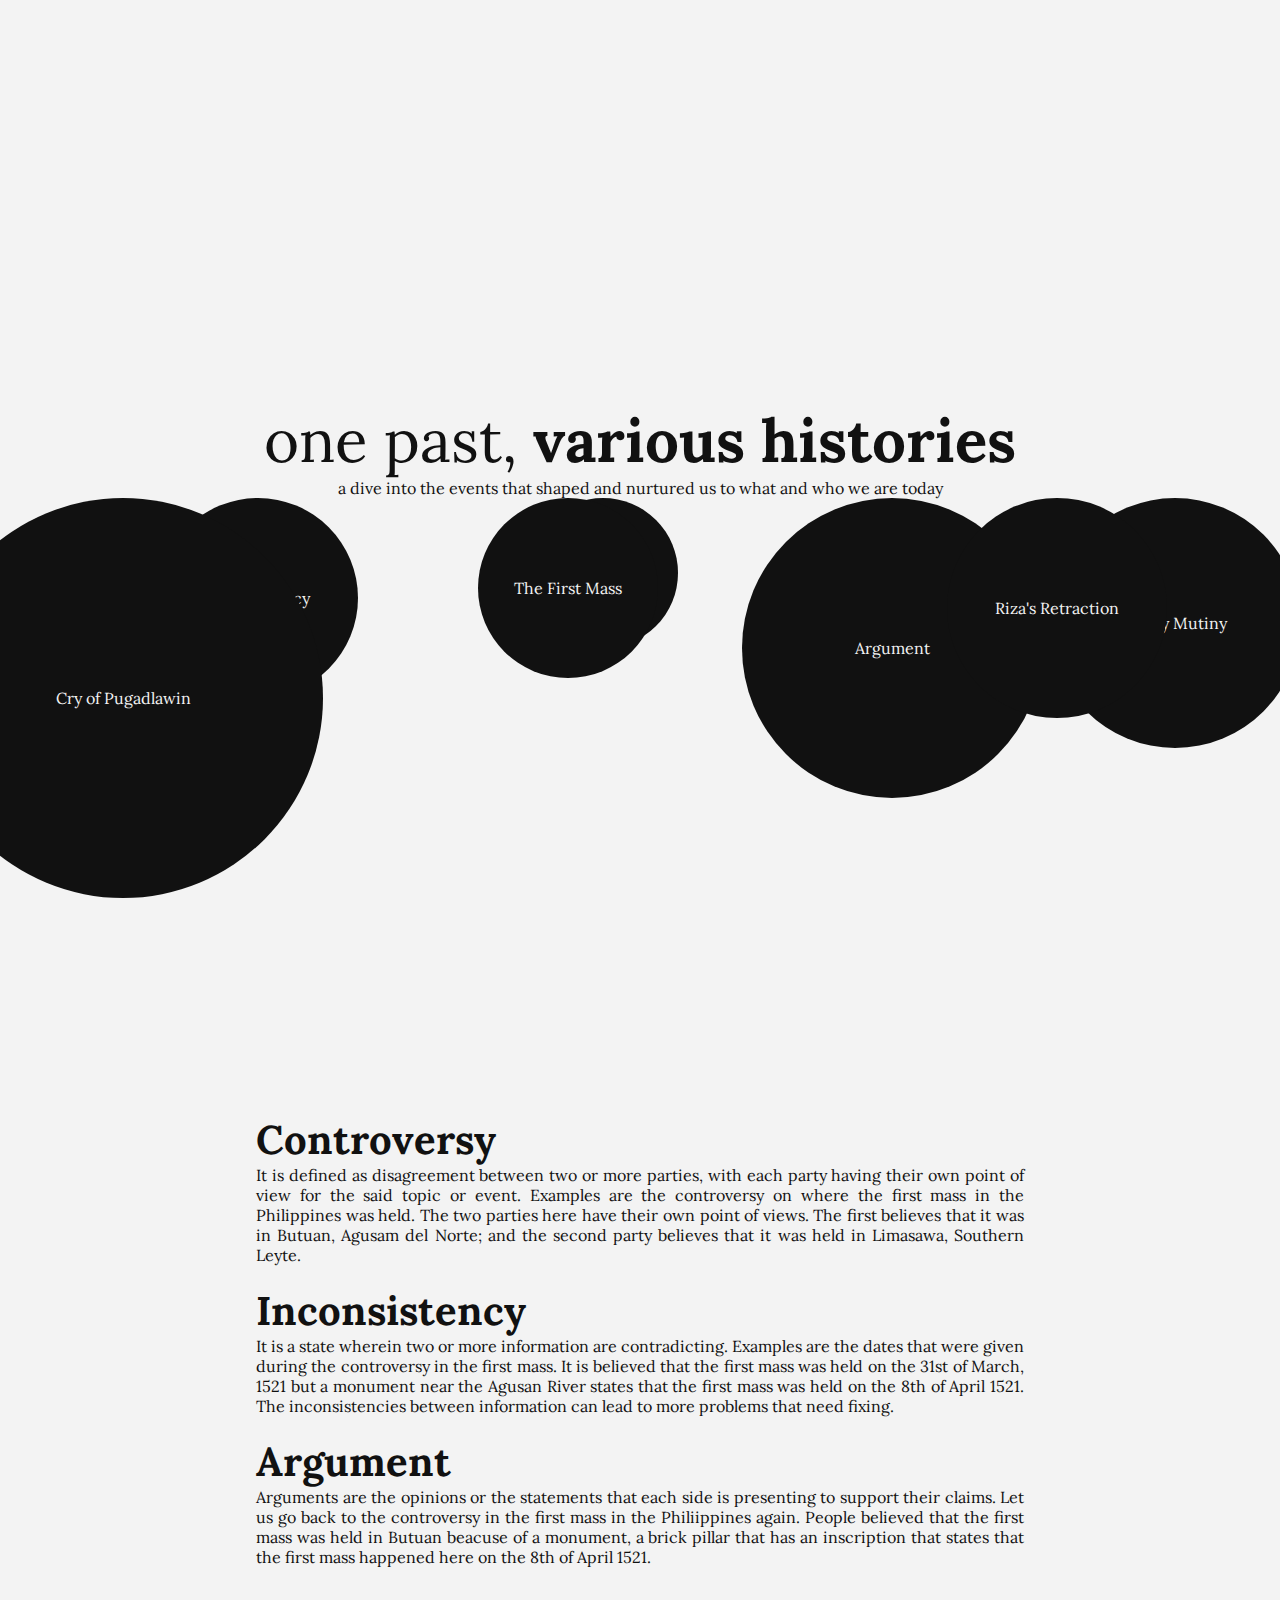
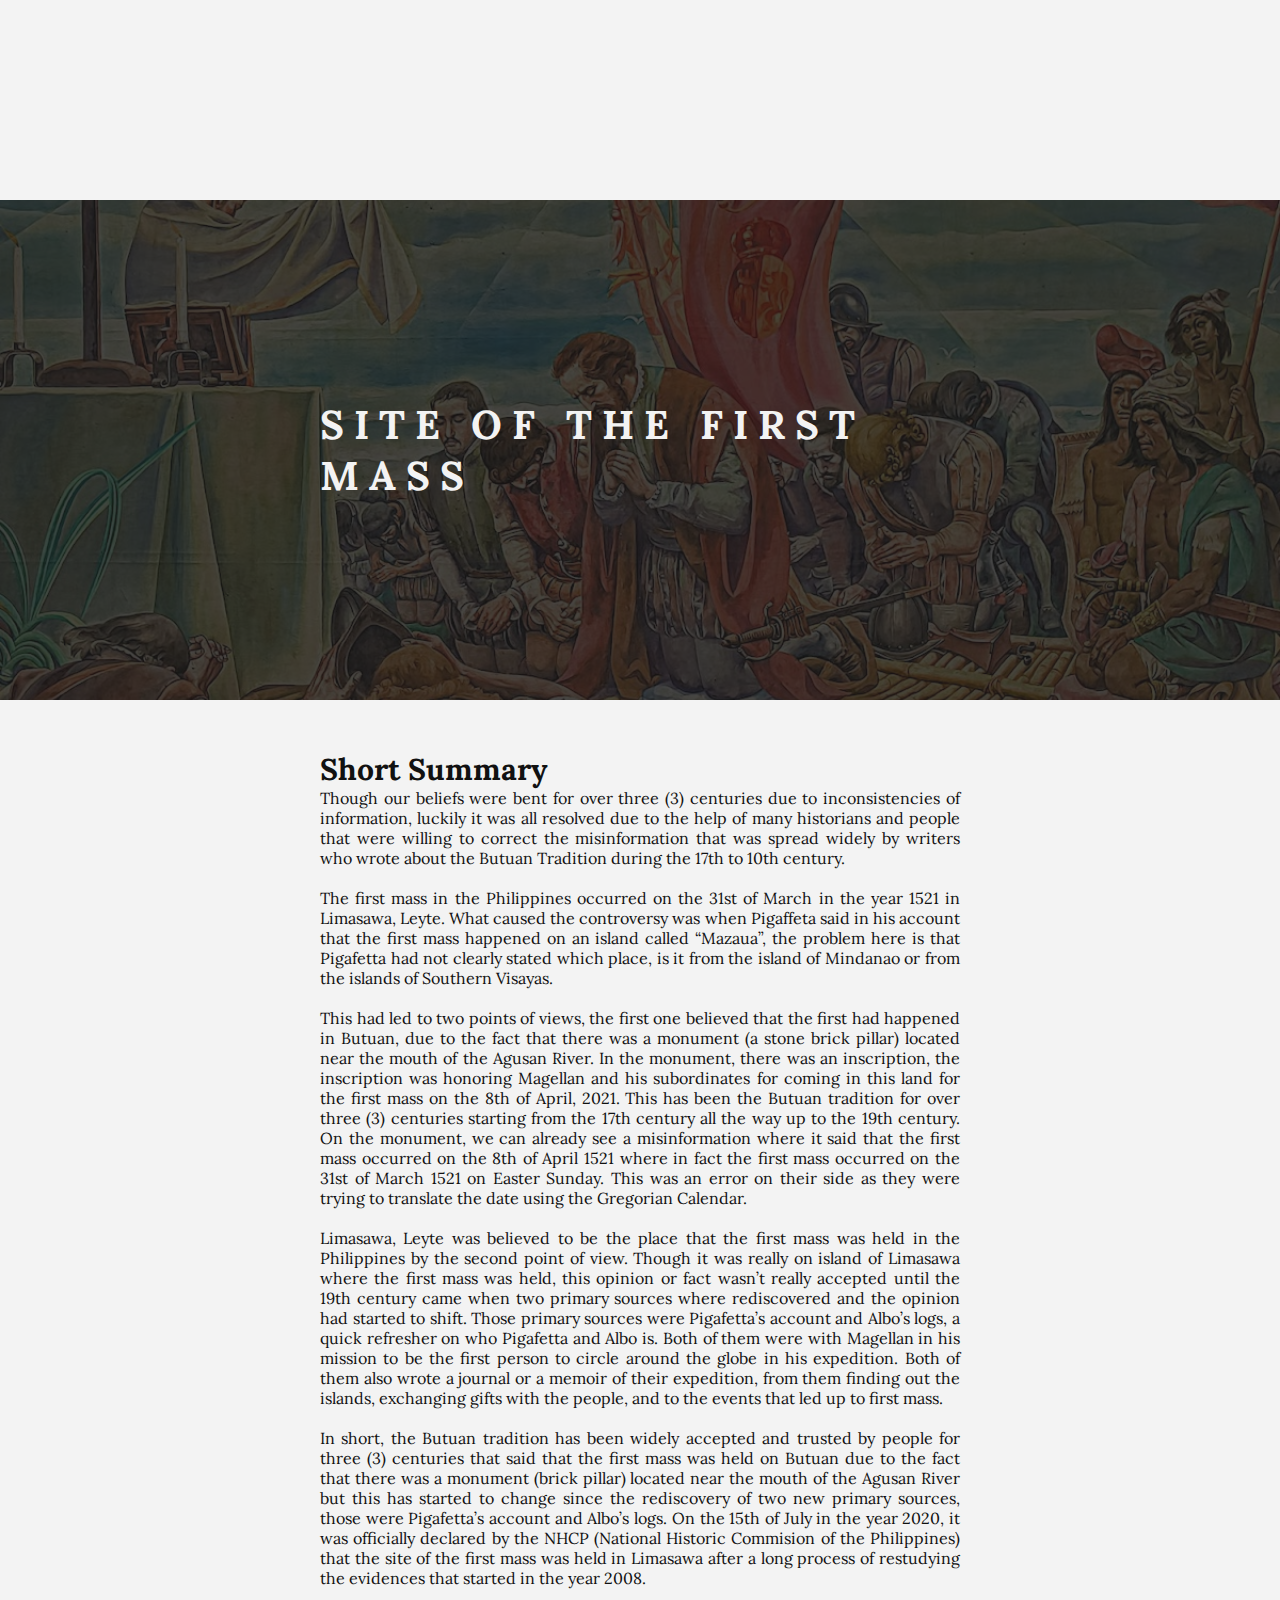
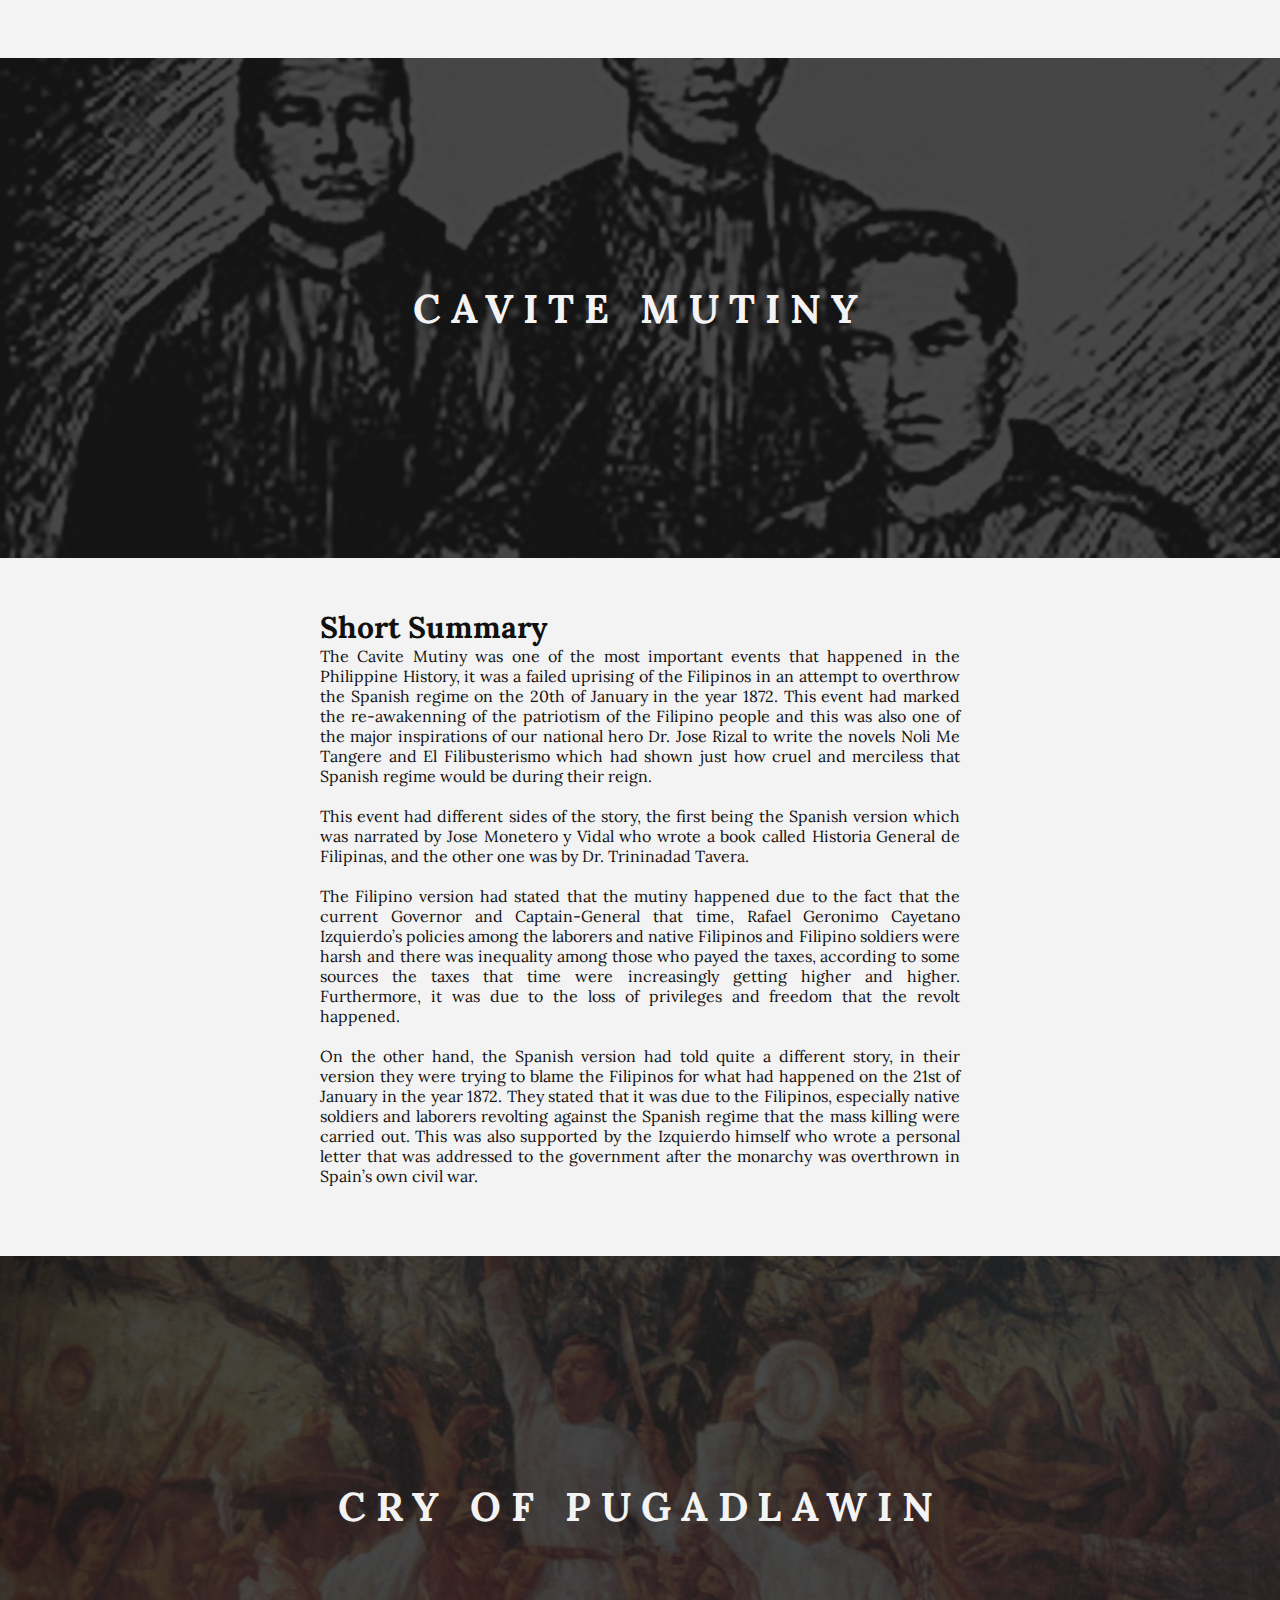
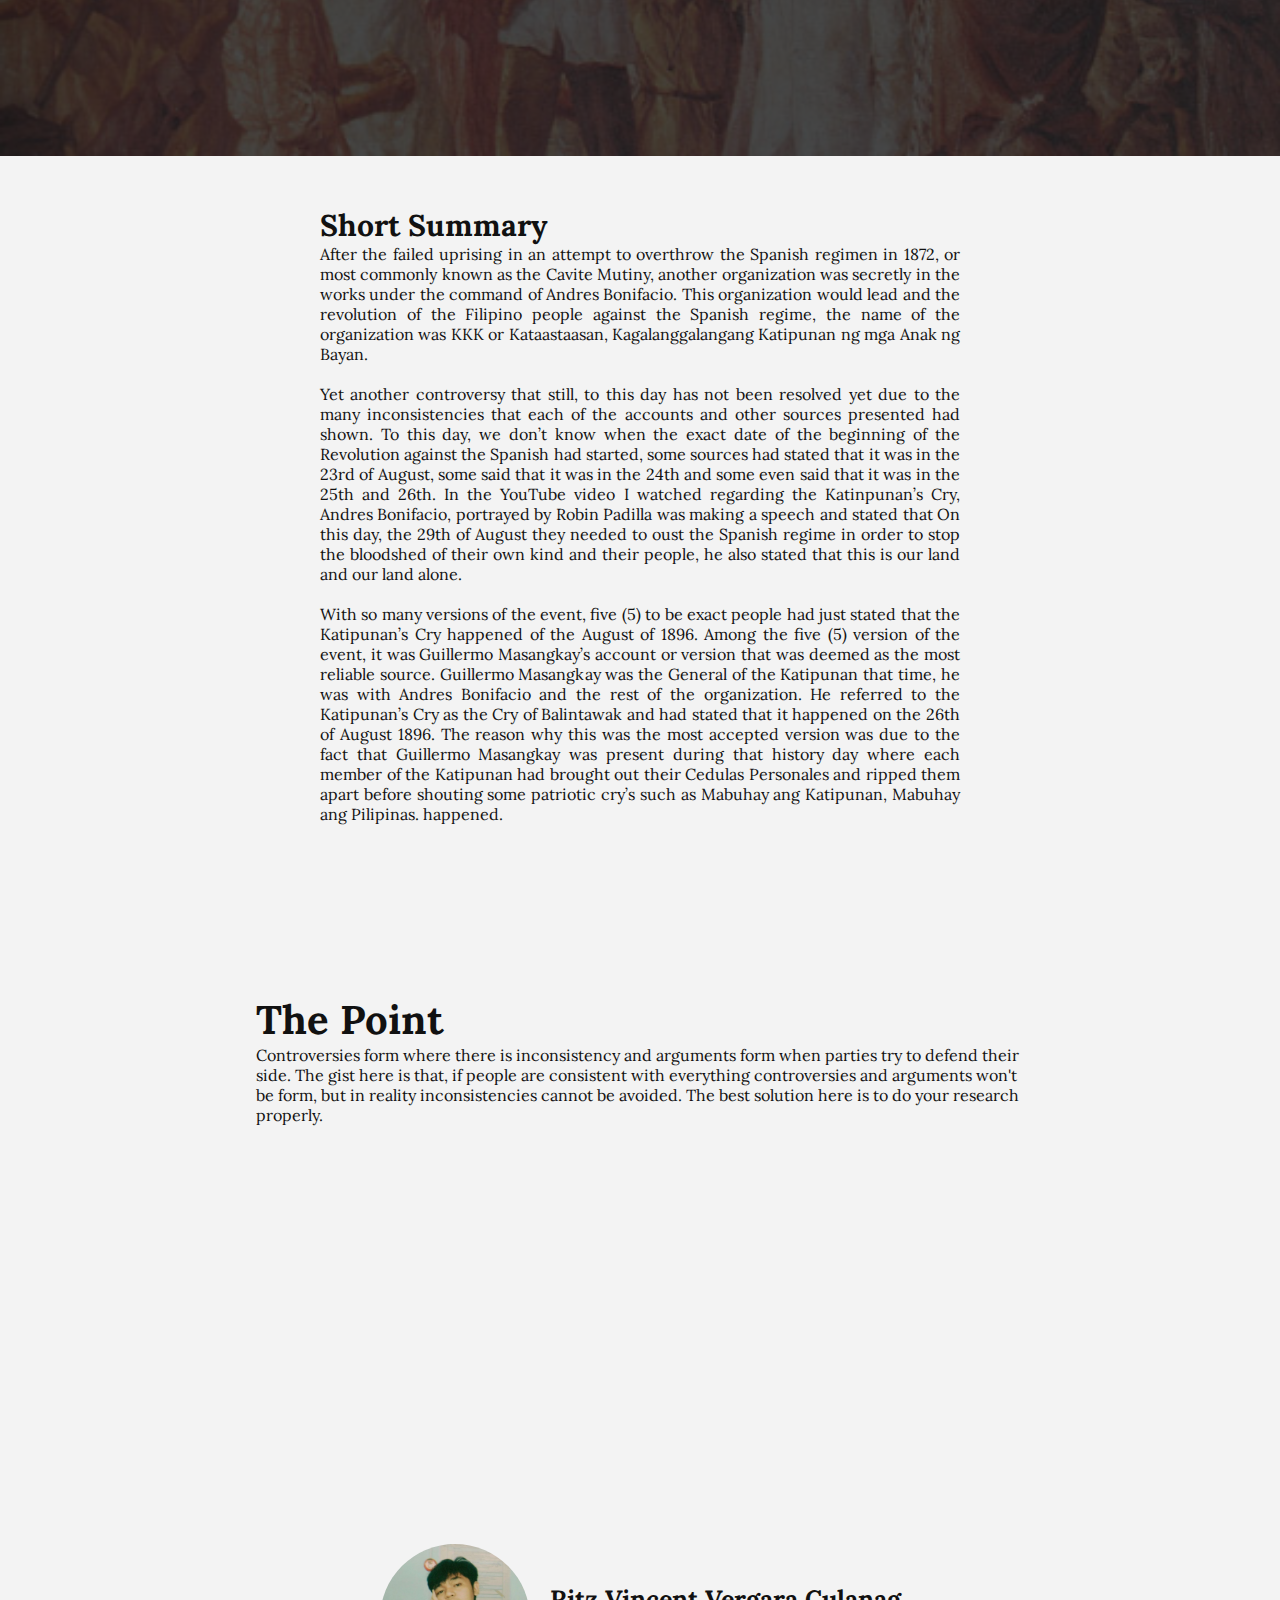
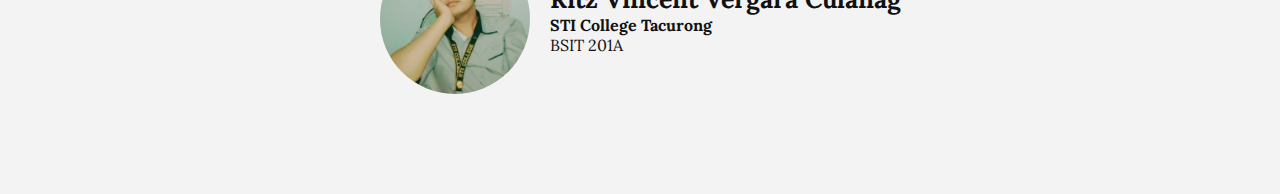
<file: index.html>
<!DOCTYPE html>
<html lang="en">
  <head>
    <meta charset="UTF-8" />
    <meta http-equiv="X-UA-Compatible" content="IE=edge" />
    <meta name="viewport" content="width=device-width, initial-scale=1.0" />

    <!-- Link CSS -->
    <link rel="stylesheet" href="./css/styles.css" />
    <title>One Past, Various Histories</title>
  </head>
  <body>
    <section class="section section--intro">
      <div class="content content--intro">
        <h1 class="title">
          one past, <span class="bold-title">various histories</span>
        </h1>
        <p>
          a dive into the events that shaped and nurtured us to what and who we
          are today
        </p>

        <!-- Bubbles -->
        <div class="bubbles">
          <div class="bubble bubble-1">
            <a href="#discuss">Inconsistency</a>
          </div>
          <div class="bubble bubble-2"><a href="#discuss">Controversy</a></div>
          <div class="bubble bubble-3"><a href="#discuss">Argument</a></div>
          <div class="bubble bubble-4">
            <a href="#cavite-mutiny">Cavity Mutiny</a>
          </div>
          <div class="bubble bubble-5">
            <a href="#pugadlawin">Cry of Pugadlawin</a>
          </div>
          <div class="bubble bubble-6">
            <a href="#first-mass">The First Mass</a>
          </div>
          <div class="bubble bubble-7">Riza's Retraction</div>
        </div>
      </div>
    </section>
    <section id="discuss" class="section section--discuss">
      <div class="content content--discuss">
        <div class="topics">
          <div class="topic topic--controversy">
            <h2>Controversy</h2>
            <p>
              It is defined as disagreement between two or more parties, with
              each party having their own point of view for the said topic or
              event. Examples are the controversy on where the first mass in the
              Philippines was held. The two parties here have their own point of
              views. The first believes that it was in Butuan, Agusam del Norte;
              and the second party believes that it was held in Limasawa,
              Southern Leyte.
            </p>
          </div>
          <div class="topic topic--inconsistency">
            <h2>Inconsistency</h2>
            <p>
              It is a state wherein two or more information are contradicting.
              Examples are the dates that were given during the controversy in
              the first mass. It is believed that the first mass was held on the
              31st of March, 1521 but a monument near the Agusan River states
              that the first mass was held on the 8th of April 1521. The
              inconsistencies between information can lead to more problems that
              need fixing.
            </p>
          </div>
          <div class="topic topic--argument">
            <h2>Argument</h2>
            <p>
              Arguments are the opinions or the statements that each side is
              presenting to support their claims. Let us go back to the
              controversy in the first mass in the Philiippines again. People
              believed that the first mass was held in Butuan beacuse of a
              monument, a brick pillar that has an inscription that states that
              the first mass happened here on the 8th of April 1521.
            </p>
          </div>
        </div>
      </div>
    </section>

    <section id="first-mass" class="section section--first-mass">
      <div class="content content--controversy content--first-mass">
        <div class="content--banner">
          <h3 class="content--banner-title">Site of The First Mass</h3>
          <img src="./img/first-mass.jpg" alt="" />
        </div>
        <div class="content-body">
          <h4 class="content-body-title">Short Summary</h4>
          <p>
            Though our beliefs were bent for over three (3) centuries due to
            inconsistencies of information, luckily it was all resolved due to
            the help of many historians and people that were willing to correct
            the misinformation that was spread widely by writers who wrote about
            the Butuan Tradition during the 17th to 10th century.
          </p>
          <p>
            The first mass in the Philippines occurred on the 31st of March in
            the year 1521 in Limasawa, Leyte. What caused the controversy was
            when Pigaffeta said in his account that the first mass happened on
            an island called “Mazaua”, the problem here is that Pigafetta had
            not clearly stated which place, is it from the island of Mindanao or
            from the islands of Southern Visayas.
          </p>
          <p>
            This had led to two points of views, the first one believed that the
            first had happened in Butuan, due to the fact that there was a
            monument (a stone brick pillar) located near the mouth of the Agusan
            River. In the monument, there was an inscription, the inscription
            was honoring Magellan and his subordinates for coming in this land
            for the first mass on the 8th of April, 2021. This has been the
            Butuan tradition for over three (3) centuries starting from the 17th
            century all the way up to the 19th century. On the monument, we can
            already see a misinformation where it said that the first mass
            occurred on the 8th of April 1521 where in fact the first mass
            occurred on the 31st of March 1521 on Easter Sunday. This was an
            error on their side as they were trying to translate the date using
            the Gregorian Calendar.
          </p>
          <p>
            Limasawa, Leyte was believed to be the place that the first mass was
            held in the Philippines by the second point of view. Though it was
            really on island of Limasawa where the first mass was held, this
            opinion or fact wasn’t really accepted until the 19th century came
            when two primary sources where rediscovered and the opinion had
            started to shift. Those primary sources were Pigafetta’s account and
            Albo’s logs, a quick refresher on who Pigafetta and Albo is. Both of
            them were with Magellan in his mission to be the first person to
            circle around the globe in his expedition. Both of them also wrote a
            journal or a memoir of their expedition, from them finding out the
            islands, exchanging gifts with the people, and to the events that
            led up to first mass.
          </p>
          <p>
            In short, the Butuan tradition has been widely accepted and trusted
            by people for three (3) centuries that said that the first mass was
            held on Butuan due to the fact that there was a monument (brick
            pillar) located near the mouth of the Agusan River but this has
            started to change since the rediscovery of two new primary sources,
            those were Pigafetta’s account and Albo’s logs. On the 15th of July
            in the year 2020, it was officially declared by the NHCP (National
            Historic Commision of the Philippines) that the site of the first
            mass was held in Limasawa after a long process of restudying the
            evidences that started in the year 2008.
          </p>
        </div>
      </div>
    </section>

    <section id="cavite-mutiny" class="section section--cavite-mutiny">
      <div class="content content--controversy content--cavite-mutiny">
        <div class="content--banner">
          <h3 class="content--banner-title">cavite mutiny</h3>
          <img src="./img/cavite-mutiny.jpg" alt="" />
        </div>
        <div class="content-body">
          <h4 class="content-body-title">Short Summary</h4>
          <p>
            The Cavite Mutiny was one of the most important events that happened
            in the Philippine History, it was a failed uprising of the Filipinos
            in an attempt to overthrow the Spanish regime on the 20th of January
            in the year 1872. This event had marked the re-awakenning of the
            patriotism of the Filipino people and this was also one of the major
            inspirations of our national hero Dr. Jose Rizal to write the novels
            Noli Me Tangere and El Filibusterismo which had shown just how cruel
            and merciless that Spanish regime would be during their reign.
          </p>
          <p>
            This event had different sides of the story, the first being the
            Spanish version which was narrated by Jose Monetero y Vidal who
            wrote a book called Historia General de Filipinas, and the other one
            was by Dr. Trininadad Tavera.
          </p>
          <p>
            The Filipino version had stated that the mutiny happened due to the
            fact that the current Governor and Captain-General that time, Rafael
            Geronimo Cayetano Izquierdo’s policies among the laborers and native
            Filipinos and Filipino soldiers were harsh and there was inequality
            among those who payed the taxes, according to some sources the taxes
            that time were increasingly getting higher and higher. Furthermore,
            it was due to the loss of privileges and freedom that the revolt
            happened.
          </p>
          <p>
            On the other hand, the Spanish version had told quite a different
            story, in their version they were trying to blame the Filipinos for
            what had happened on the 21st of January in the year 1872. They
            stated that it was due to the Filipinos, especially native soldiers
            and laborers revolting against the Spanish regime that the mass
            killing were carried out. This was also supported by the Izquierdo
            himself who wrote a personal letter that was addressed to the
            government after the monarchy was overthrown in Spain’s own civil
            war.
          </p>
        </div>
      </div>
    </section>

    <section id="pugadlawin" class="section section--cry-of-pugadlawin">
      <div class="content content--controversy content--cry-of-pugadlawin">
        <div class="content--banner">
          <h3 class="content--banner-title">cry of pugadlawin</h3>
          <img src="./img/cyr-of-pugadlawin.jpg" alt="" />
        </div>
        <div class="content-body">
          <h4 class="content-body-title">Short Summary</h4>
          <p>
            After the failed uprising in an attempt to overthrow the Spanish
            regimen in 1872, or most commonly known as the Cavite Mutiny,
            another organization was secretly in the works under the command of
            Andres Bonifacio. This organization would lead and the revolution of
            the Filipino people against the Spanish regime, the name of the
            organization was KKK or Kataastaasan, Kagalanggalangang Katipunan ng
            mga Anak ng Bayan.
          </p>
          <p>
            Yet another controversy that still, to this day has not been
            resolved yet due to the many inconsistencies that each of the
            accounts and other sources presented had shown. To this day, we
            don’t know when the exact date of the beginning of the Revolution
            against the Spanish had started, some sources had stated that it was
            in the 23rd of August, some said that it was in the 24th and some
            even said that it was in the 25th and 26th. In the YouTube video I
            watched regarding the Katinpunan’s Cry, Andres Bonifacio, portrayed
            by Robin Padilla was making a speech and stated that On this day,
            the 29th of August they needed to oust the Spanish regime in order
            to stop the bloodshed of their own kind and their people, he also
            stated that this is our land and our land alone.
          </p>
          <p>
            With so many versions of the event, five (5) to be exact people had
            just stated that the Katipunan’s Cry happened of the August of 1896.
            Among the five (5) version of the event, it was Guillermo
            Masangkay’s account or version that was deemed as the most reliable
            source. Guillermo Masangkay was the General of the Katipunan that
            time, he was with Andres Bonifacio and the rest of the organization.
            He referred to the Katipunan’s Cry as the Cry of Balintawak and had
            stated that it happened on the 26th of August 1896. The reason why
            this was the most accepted version was due to the fact that
            Guillermo Masangkay was present during that history day where each
            member of the Katipunan had brought out their Cedulas Personales and
            ripped them apart before shouting some patriotic cry’s such as
            Mabuhay ang Katipunan, Mabuhay ang Pilipinas. happened.
          </p>
        </div>
      </div>
    </section>

    <section class="section section--point">
      <div class="content content--point">
        <div class="summary">
          <h2 class="title">The Point</h2>
          <p>
            Controversies form where there is inconsistency and arguments form
            when parties try to defend their side. The gist here is that, if
            people are consistent with everything controversies and arguments
            won't be form, but in reality inconsistencies cannot be avoided. The
            best solution here is to do your research properly.
          </p>
        </div>
        <div class="information">
          <div class="information--profile">
            <img src="./img/profile-picture.jpg" alt="" />
          </div>
          <div class="information--details">
            <h3>Ritz Vincent Vergara Culanag</h3>
            <p><strong>STI College Tacurong</strong></p>
            <p>BSIT 201A</p>
          </div>
        </div>
      </div>
    </section>

    <!-- Link JS -->
    <script src="./js/script.js"></script>
  </body>
</html>
</file>
<file: css/styles.css>
@import url("https://fonts.googleapis.com/css2?family=Lora:wght@400;500;600;700&display=swap");

/* Resets */
* {
  margin: 0;
  padding: 0;
  box-sizing: border-box;
}

html {
  font-size: 62.5%;
  scroll-behavior: smooth;
}

body {
  font-family: "Lora", serif;
  background-color: #f3f3f3;
  color: #111;
}

/* Typography */
h1,
h2,
h3,
h4 {
  font-weight: 900;
}

h1 {
  font-size: 6rem;
}

h2 {
  font-size: 4rem;
}

h3 {
  font-size: 2.5rem;
}

p,
li,
a {
  font-size: 1.6rem;
}

.bubble > a {
  color: #f3f3f3;
  text-decoration: none;
}

h1.title {
  font-weight: 300;
}

h1.title > span.bold-title {
  font-weight: 900;
}

img {
  display: block;
  width: 100%;
  height: 100%;
  object-fit: cover;
}

/* Defaults */
.section {
  min-height: 100vh;
}

.content {
  width: 60%;
  min-height: inherit;
  margin: auto;
}

/* Intro tyle starts here */
.content--intro {
  position: relative;
  width: 80%;
  display: flex;
  flex-direction: column;
  justify-content: center;
  align-items: center;
}

h1.title:hover ~ .bubble {
  box-shadow: 0 0 20px rgba(25, 25, 25, 0.8);
  transition: all 0.2s;
}

.hide-bubble {
  display: none;
}

.bubble {
  position: absolute;
  border-radius: 50%;
  background: #111;
  font-size: 1.6rem;
  color: #f3f3f3;
  display: flex;
  justify-content: center;
  align-items: center;
  cursor: pointer;
  transition: all 0.2s;
}

.bubble:hover {
  box-shadow: 0 0 20px rgba(25, 25, 25, 0.8);
  transition: all 0.2s;
}

.bubble-1 {
  width: 200px;
  height: 200px;
  left: 30px;
  animation: bubble-1-animation 2.4s;
  animation-iteration-count: infinite;
}

.bubble-2 {
  width: 150px;
  height: 150px;
  left: 400px;
  animation: bubble-2-animation 3s;
  animation-iteration-count: infinite;
}

.bubble-3 {
  width: 300px;
  height: 300px;
  left: 60%;
  animation: bubble-3-animation 3.2s;
  animation-iteration-count: infinite;
}

.bubble-4 {
  width: 250px;
  height: 250px;
  left: 90%;
  animation: bubble-4-animation 2.1s;
  animation-iteration-count: infinite;
}

.bubble-5 {
  width: 400px;
  height: 400px;
  left: -20%;
  animation: bubble-5-animation 1.8s;
  animation-iteration-count: infinite;
}

.bubble-6 {
  width: 180px;
  height: 180px;
  left: 350px;
  animation: bubble-6-animation 3s;
  animation-iteration-count: infinite;
}

.bubble-7 {
  width: 220px;
  height: 220px;
  left: 80%;
  animation: bubble-7-animation 2.1s;
  animation-iteration-count: infinite;
}

/* Bubble Animations */
@keyframes bubble-1-animation {
  0% {
    top: 10%;
  }
  50% {
    top: 8%;
  }
  100% {
    top: 10%;
  }
}

@keyframes bubble-2-animation {
  0% {
    top: 15%;
  }
  50% {
    top: 12%;
  }
  100% {
    top: 15%;
  }
}

@keyframes bubble-3-animation {
  0% {
    top: -10%;
  }
  50% {
    top: -7%;
  }
  100% {
    top: -10%;
  }
}

@keyframes bubble-4-animation {
  0% {
    top: 25%;
  }
  50% {
    top: 20%;
  }
  100% {
    top: 25%;
  }
}

@keyframes bubble-5-animation {
  0% {
    top: 70%;
  }
  50% {
    top: 66%;
  }
  100% {
    top: 70%;
  }
}

@keyframes bubble-6-animation {
  0% {
    top: 79%;
  }
  50% {
    top: 76%;
  }
  100% {
    top: 79%;
  }
}

@keyframes bubble-7-animation {
  0% {
    top: 66%;
  }
  50% {
    top: 62%;
  }
  100% {
    top: 66%;
  }
}

/* Discuss style starts here */
.content--discuss {
  display: flex;
  justify-content: center;
  align-items: center;
  gap: 2rem;
}

.topic {
  margin-bottom: 2rem;
}

.topic > p {
  text-align: justify;
}

/* Controversies styles start here */
.content--controversy {
  width: 100%;
}

.content--banner {
  position: relative;
  height: 500px;
}

.content--banner-title {
  position: absolute;
  top: 50%;
  left: 50%;
  transform: translate(-50%, -50%);
  text-transform: uppercase;
  color: #f3f3f3;
  z-index: 4;
  font-size: 4rem;
  letter-spacing: 1rem;
}

.content--banner::after {
  content: "";
  position: absolute;
  width: 100%;
  height: 100%;
  top: 0;
  left: 0;
  background-color: rgba(25, 25, 25, 0.8);
}

.content-body {
  width: 50%;
  margin: auto;
  padding: 5rem 0;
}

.content-body-title {
  font-size: 3rem;
}

.content-body > p {
  margin-bottom: 2rem;
  text-align: justify;
}

/* Information style starts here */
.content--point {
  padding: 10rem 0;
  display: flex;
  flex-direction: column;
  justify-content: space-between;
  align-items: center;
}

.content--point .information {
  display: flex;
  justify-content: center;
  align-items: center;
  margin-top: 5rem;
}

.content--point .information .information--profile {
  width: 150px;
  height: 150px;
  margin-right: 2rem;
}

.content--point .information .information--profile img {
  border-radius: 50%;
}
</file>
